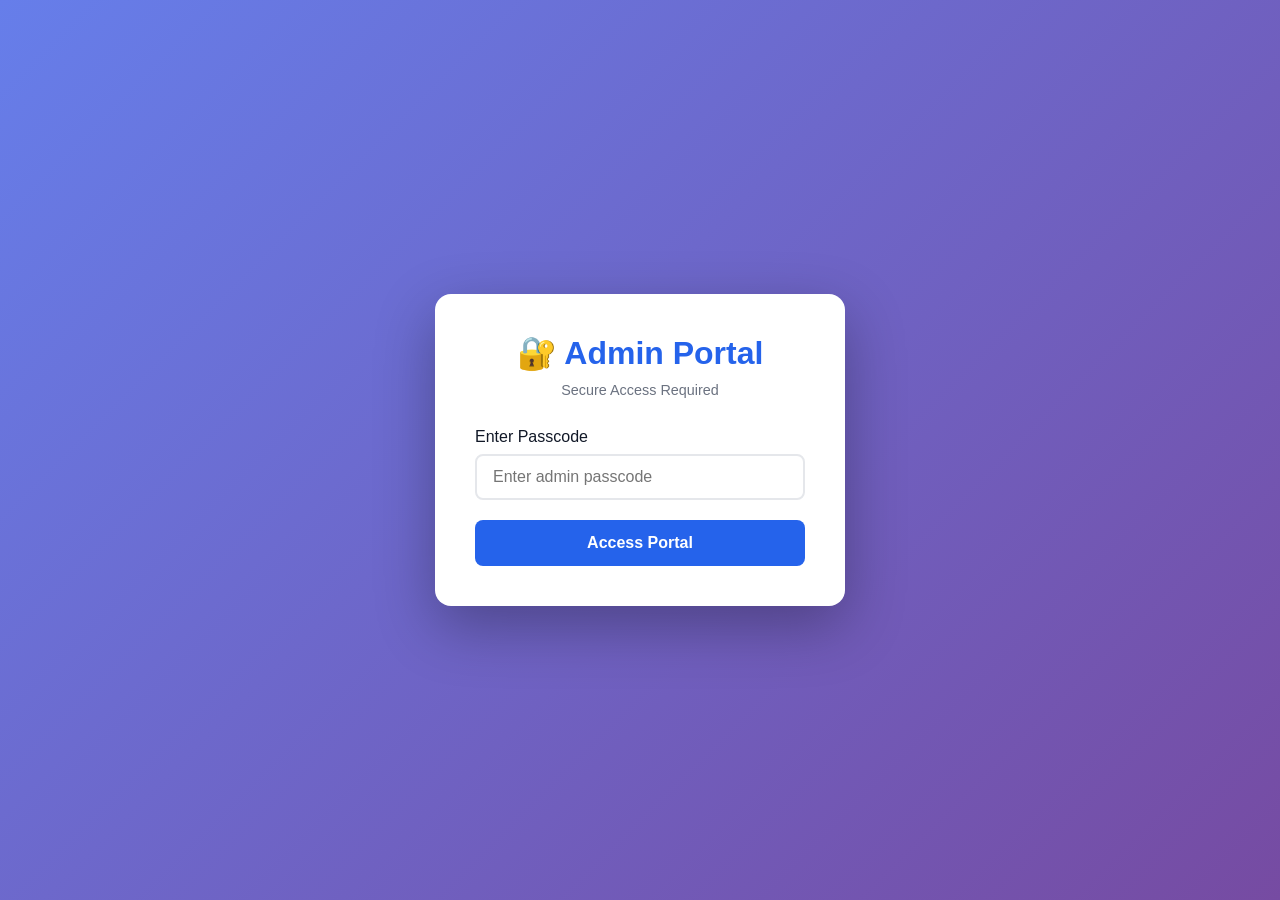
<file: admin/index.html>
<!DOCTYPE html>
<html lang="en">
<head>
    <meta charset="UTF-8">
    <meta name="viewport" content="width=device-width, initial-scale=1.0">
    <title>Admin Portal - Login</title>
    <link rel="stylesheet" href="css/admin-style.css">
</head>
<body>
    <div class="login-container">
        <div class="login-box">
            <div class="logo">
                <h1>🔐 Admin Portal</h1>
                <p>Secure Access Required</p>
            </div>
            <form id="adminLoginForm">
                <div class="form-group">
                    <label for="passcode">Enter Passcode</label>
                    <input type="password" id="passcode" name="passcode" required placeholder="Enter admin passcode" maxlength="6">
                </div>
                <button type="submit" class="btn-primary">Access Portal</button>
                <div id="error-message" class="error-message" style="display: none;"></div>
            </form>
        </div>
    </div>
    <script src="js/admin-login.js"></script>
</body>
</html>
</file>
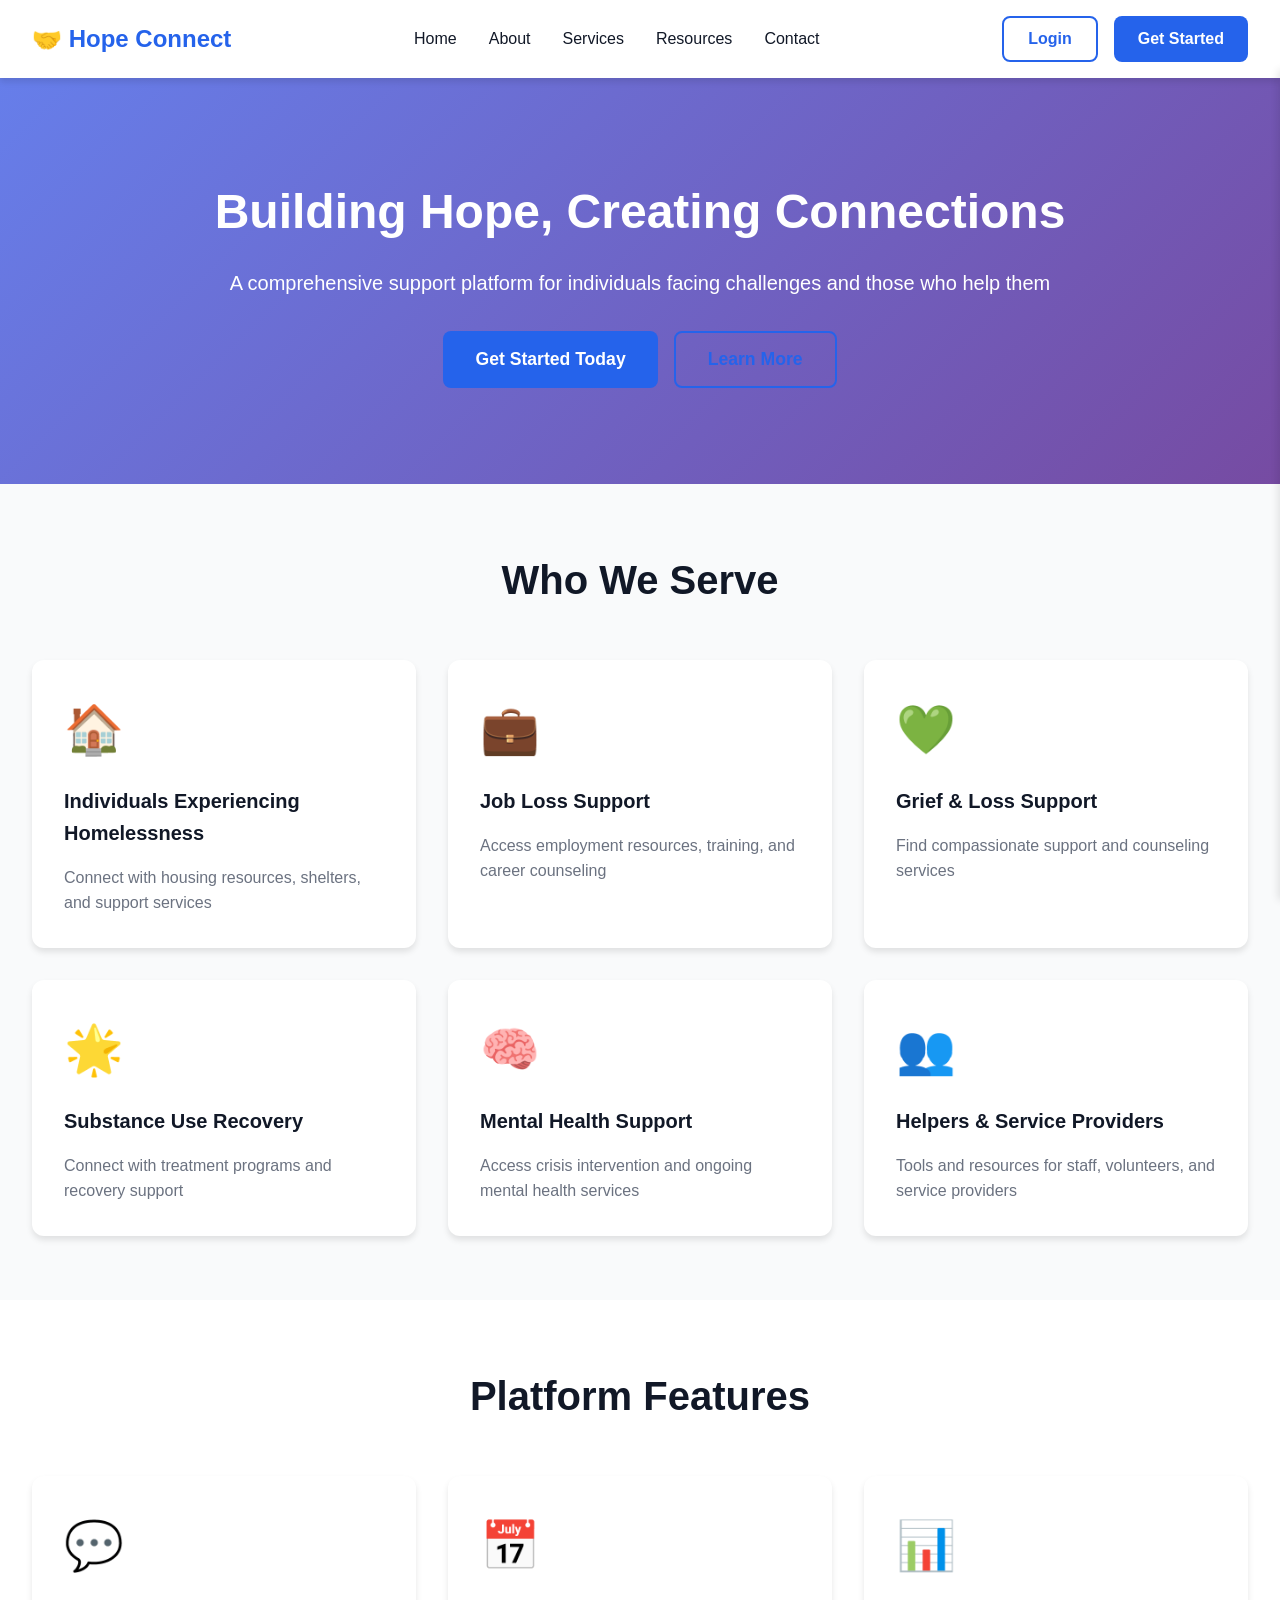
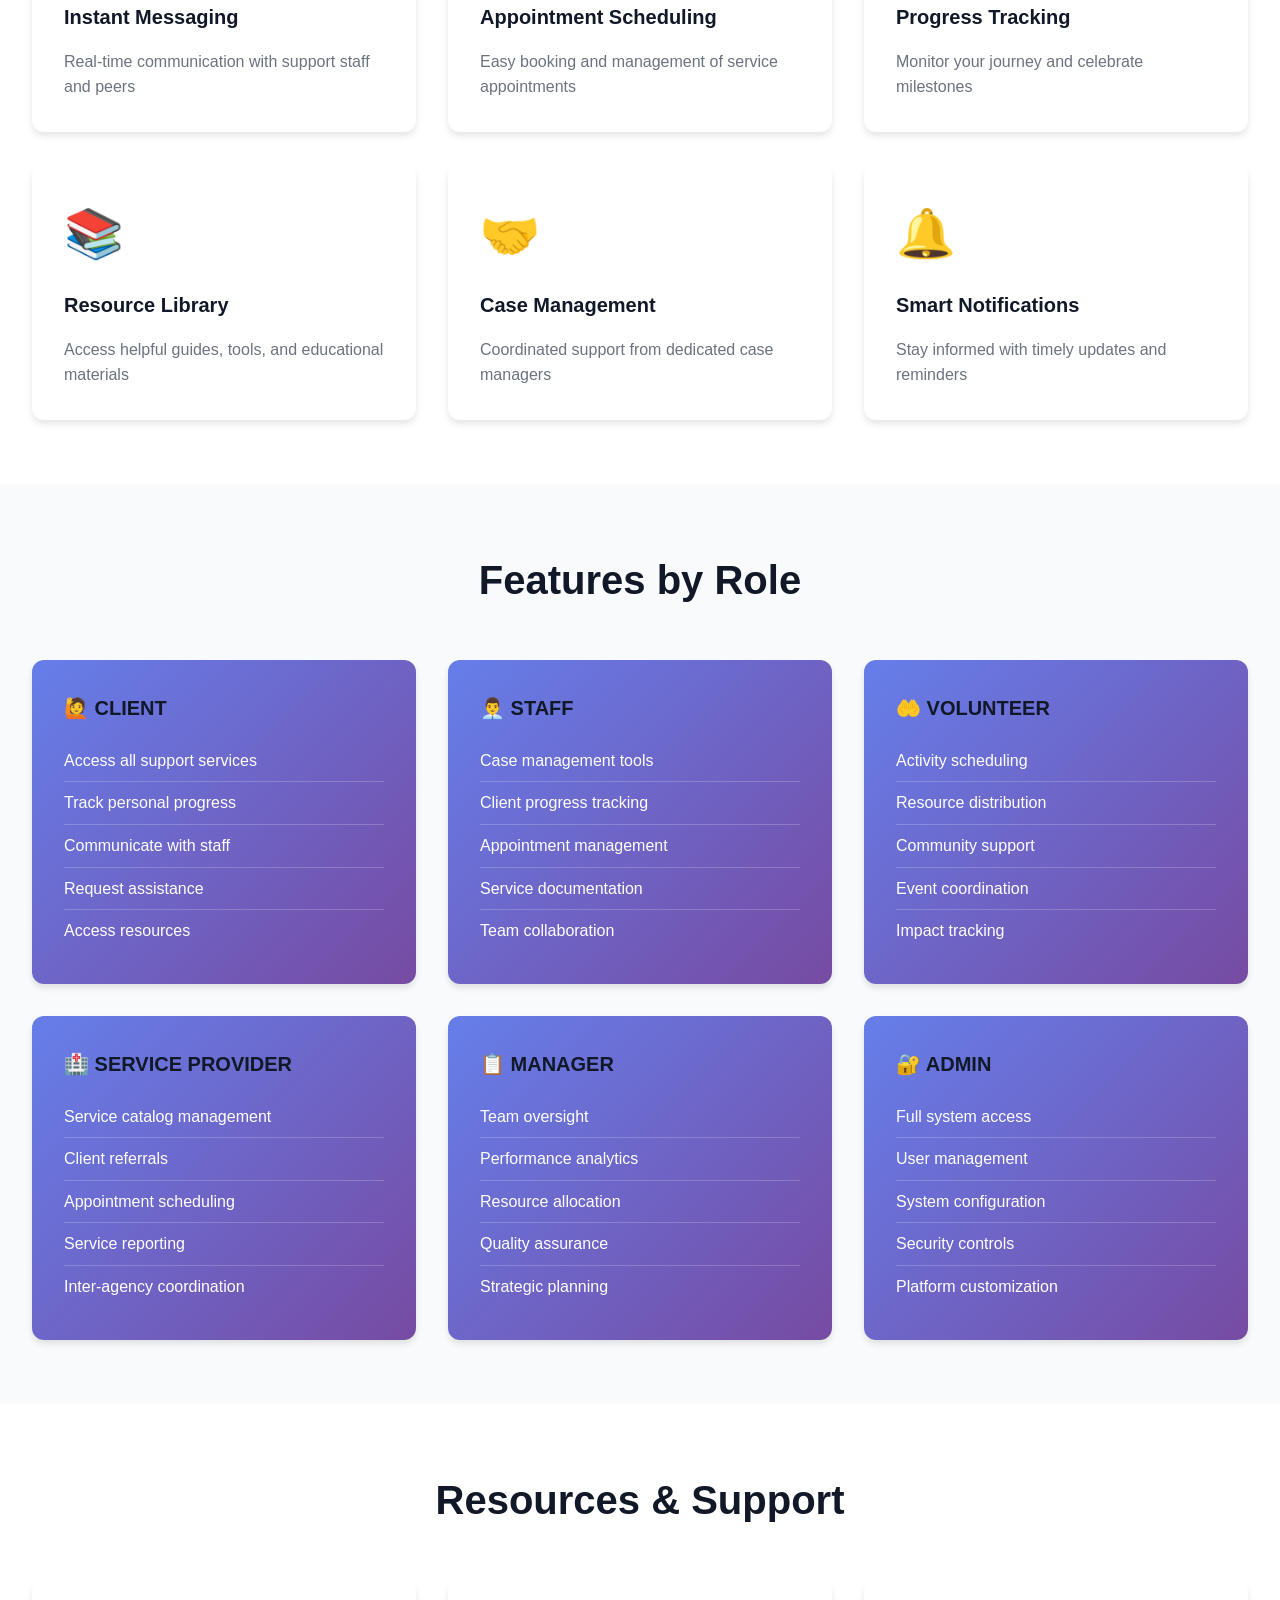
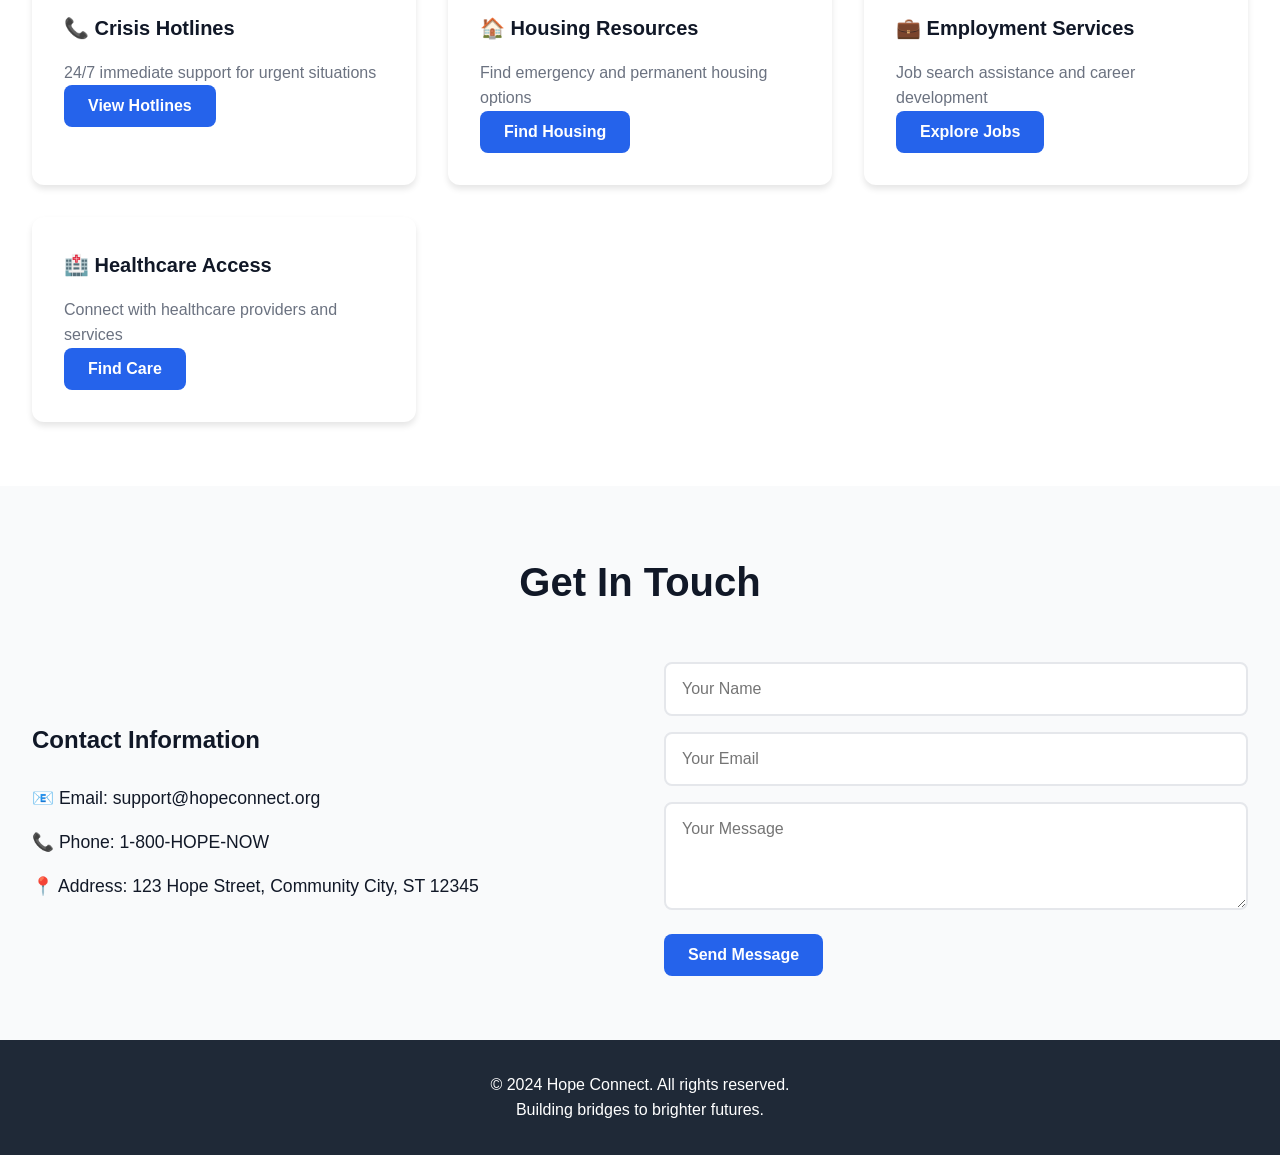
<file: public/index.html>
<!DOCTYPE html>
<html lang="en">
<head>
    <meta charset="UTF-8">
    <meta name="viewport" content="width=device-width, initial-scale=1.0">
    <title>Hope Connect - Support Platform</title>
    <link rel="stylesheet" href="css/main-style.css">
</head>
<body>
    <!-- Navigation -->
    <nav class="navbar" id="navbar">
        <div class="nav-container">
            <div class="nav-brand">
                <h1>🤝 Hope Connect</h1>
            </div>
            <div class="nav-links">
                <a href="#home">Home</a>
                <a href="#about">About</a>
                <a href="#services">Services</a>
                <a href="#resources">Resources</a>
                <a href="#contact">Contact</a>
            </div>
            <div class="nav-auth" id="navAuth">
                <button class="btn-outline" onclick="openAuthModal('login')">Login</button>
                <button class="btn-primary" onclick="openAuthModal('register')">Get Started</button>
            </div>
            <div class="nav-profile" id="navProfile" style="display: none;">
                <div class="notification-icon" onclick="toggleNotifications()">
                    🔔
                    <span class="notification-badge" id="notificationBadge">0</span>
                </div>
                <div class="profile-dropdown">
                    <button class="profile-btn" onclick="toggleProfileMenu()">
                        <span id="profileName">User</span>
                        <span>▼</span>
                    </button>
                    <div class="profile-menu" id="profileMenu">
                        <a href="#" onclick="viewProfile()">👤 View Profile</a>
                        <a href="#" onclick="editProfile()">✏️ Edit Profile</a>
                        <a href="#" onclick="viewNotifications()">🔔 Notifications</a>
                        <a href="#" onclick="openSettings()">⚙️ Settings</a>
                        <a href="#" onclick="changeTheme()">🎨 Change Theme</a>
                        <a href="#" onclick="logoutUser()">🚪 Logout</a>
                    </div>
                </div>
            </div>
        </div>
    </nav>

    <!-- Hero Section -->
    <section class="hero" id="home">
        <div class="hero-content">
            <h1 class="hero-title">Building Hope, Creating Connections</h1>
            <p class="hero-subtitle">A comprehensive support platform for individuals facing challenges and those who help them</p>
            <div class="hero-buttons">
                <button class="btn-large btn-primary" onclick="openAuthModal('register')">Get Started Today</button>
                <button class="btn-large btn-outline" onclick="scrollToSection('about')">Learn More</button>
            </div>
        </div>
    </section>

    <!-- About Section -->
    <section class="section" id="about">
        <div class="container">
            <h2 class="section-title">Who We Serve</h2>
            <div class="features-grid">
                <div class="feature-card">
                    <div class="feature-icon">🏠</div>
                    <h3>Individuals Experiencing Homelessness</h3>
                    <p>Connect with housing resources, shelters, and support services</p>
                </div>
                <div class="feature-card">
                    <div class="feature-icon">💼</div>
                    <h3>Job Loss Support</h3>
                    <p>Access employment resources, training, and career counseling</p>
                </div>
                <div class="feature-card">
                    <div class="feature-icon">💚</div>
                    <h3>Grief & Loss Support</h3>
                    <p>Find compassionate support and counseling services</p>
                </div>
                <div class="feature-card">
                    <div class="feature-icon">🌟</div>
                    <h3>Substance Use Recovery</h3>
                    <p>Connect with treatment programs and recovery support</p>
                </div>
                <div class="feature-card">
                    <div class="feature-icon">🧠</div>
                    <h3>Mental Health Support</h3>
                    <p>Access crisis intervention and ongoing mental health services</p>
                </div>
                <div class="feature-card">
                    <div class="feature-icon">👥</div>
                    <h3>Helpers & Service Providers</h3>
                    <p>Tools and resources for staff, volunteers, and service providers</p>
                </div>
            </div>
        </div>
    </section>

    <!-- Services Section -->
    <section class="section section-alt" id="services">
        <div class="container">
            <h2 class="section-title">Platform Features</h2>
            <div class="services-grid">
                <div class="service-card">
                    <div class="service-icon">💬</div>
                    <h3>Instant Messaging</h3>
                    <p>Real-time communication with support staff and peers</p>
                </div>
                <div class="service-card">
                    <div class="service-icon">📅</div>
                    <h3>Appointment Scheduling</h3>
                    <p>Easy booking and management of service appointments</p>
                </div>
                <div class="service-card">
                    <div class="service-icon">📊</div>
                    <h3>Progress Tracking</h3>
                    <p>Monitor your journey and celebrate milestones</p>
                </div>
                <div class="service-card">
                    <div class="service-icon">📚</div>
                    <h3>Resource Library</h3>
                    <p>Access helpful guides, tools, and educational materials</p>
                </div>
                <div class="service-card">
                    <div class="service-icon">🤝</div>
                    <h3>Case Management</h3>
                    <p>Coordinated support from dedicated case managers</p>
                </div>
                <div class="service-card">
                    <div class="service-icon">🔔</div>
                    <h3>Smart Notifications</h3>
                    <p>Stay informed with timely updates and reminders</p>
                </div>
            </div>
        </div>
    </section>

    <!-- Role-Based Features -->
    <section class="section" id="roles">
        <div class="container">
            <h2 class="section-title">Features by Role</h2>
            <div class="roles-grid">
                <div class="role-card">
                    <h3>🙋 CLIENT</h3>
                    <ul>
                        <li>Access all support services</li>
                        <li>Track personal progress</li>
                        <li>Communicate with staff</li>
                        <li>Request assistance</li>
                        <li>Access resources</li>
                    </ul>
                </div>
                <div class="role-card">
                    <h3>👨‍💼 STAFF</h3>
                    <ul>
                        <li>Case management tools</li>
                        <li>Client progress tracking</li>
                        <li>Appointment management</li>
                        <li>Service documentation</li>
                        <li>Team collaboration</li>
                    </ul>
                </div>
                <div class="role-card">
                    <h3>🤲 VOLUNTEER</h3>
                    <ul>
                        <li>Activity scheduling</li>
                        <li>Resource distribution</li>
                        <li>Community support</li>
                        <li>Event coordination</li>
                        <li>Impact tracking</li>
                    </ul>
                </div>
                <div class="role-card">
                    <h3>🏥 SERVICE PROVIDER</h3>
                    <ul>
                        <li>Service catalog management</li>
                        <li>Client referrals</li>
                        <li>Appointment scheduling</li>
                        <li>Service reporting</li>
                        <li>Inter-agency coordination</li>
                    </ul>
                </div>
                <div class="role-card">
                    <h3>📋 MANAGER</h3>
                    <ul>
                        <li>Team oversight</li>
                        <li>Performance analytics</li>
                        <li>Resource allocation</li>
                        <li>Quality assurance</li>
                        <li>Strategic planning</li>
                    </ul>
                </div>
                <div class="role-card">
                    <h3>🔐 ADMIN</h3>
                    <ul>
                        <li>Full system access</li>
                        <li>User management</li>
                        <li>System configuration</li>
                        <li>Security controls</li>
                        <li>Platform customization</li>
                    </ul>
                </div>
            </div>
        </div>
    </section>

    <!-- Resources Section -->
    <section class="section section-alt" id="resources">
        <div class="container">
            <h2 class="section-title">Resources & Support</h2>
            <div class="resources-grid">
                <div class="resource-card">
                    <h3>📞 Crisis Hotlines</h3>
                    <p>24/7 immediate support for urgent situations</p>
                    <button class="btn-primary">View Hotlines</button>
                </div>
                <div class="resource-card">
                    <h3>🏠 Housing Resources</h3>
                    <p>Find emergency and permanent housing options</p>
                    <button class="btn-primary">Find Housing</button>
                </div>
                <div class="resource-card">
                    <h3>💼 Employment Services</h3>
                    <p>Job search assistance and career development</p>
                    <button class="btn-primary">Explore Jobs</button>
                </div>
                <div class="resource-card">
                    <h3>🏥 Healthcare Access</h3>
                    <p>Connect with healthcare providers and services</p>
                    <button class="btn-primary">Find Care</button>
                </div>
            </div>
        </div>
    </section>

    <!-- Contact Section -->
    <section class="section" id="contact">
        <div class="container">
            <h2 class="section-title">Get In Touch</h2>
            <div class="contact-grid">
                <div class="contact-info">
                    <h3>Contact Information</h3>
                    <p>📧 Email: support@hopeconnect.org</p>
                    <p>📞 Phone: 1-800-HOPE-NOW</p>
                    <p>📍 Address: 123 Hope Street, Community City, ST 12345</p>
                </div>
                <div class="contact-form">
                    <form onsubmit="submitContact(event)">
                        <input type="text" placeholder="Your Name" required>
                        <input type="email" placeholder="Your Email" required>
                        <textarea placeholder="Your Message" rows="4" required></textarea>
                        <button type="submit" class="btn-primary">Send Message</button>
                    </form>
                </div>
            </div>
        </div>
    </section>

    <!-- Footer -->
    <footer class="footer">
        <div class="container">
            <p>&copy; 2024 Hope Connect. All rights reserved.</p>
            <p>Building bridges to brighter futures.</p>
        </div>
    </footer>

    <!-- Authentication Modal -->
    <div id="authModal" class="modal">
        <div class="modal-content auth-modal-content">
            <button class="close-modal" onclick="closeAuthModal()">×</button>
            <div id="authModalContent"></div>
        </div>
    </div>

    <!-- Notifications Panel -->
    <div id="notificationsPanel" class="notifications-panel">
        <div class="notifications-header">
            <h3>Notifications</h3>
            <button onclick="closeNotifications()">×</button>
        </div>
        <div id="notificationsList" class="notifications-list">
            <!-- Notifications will be dynamically added -->
        </div>
    </div>

    <!-- Instant Messaging Widget -->
    <div id="messagingWidget" class="messaging-widget" style="display: none;">
        <div class="messaging-header">
            <h4>Messages</h4>
            <button onclick="toggleMessaging()">_</button>
        </div>
        <div class="messaging-content" id="messagingContent">
            <!-- Messages will be dynamically added -->
        </div>
        <div class="messaging-input">
            <input type="text" id="messageInput" placeholder="Type a message...">
            <button onclick="sendMessage()">Send</button>
        </div>
    </div>

    <script src="js/main-app.js"></script>
</body>
</html>
</file>
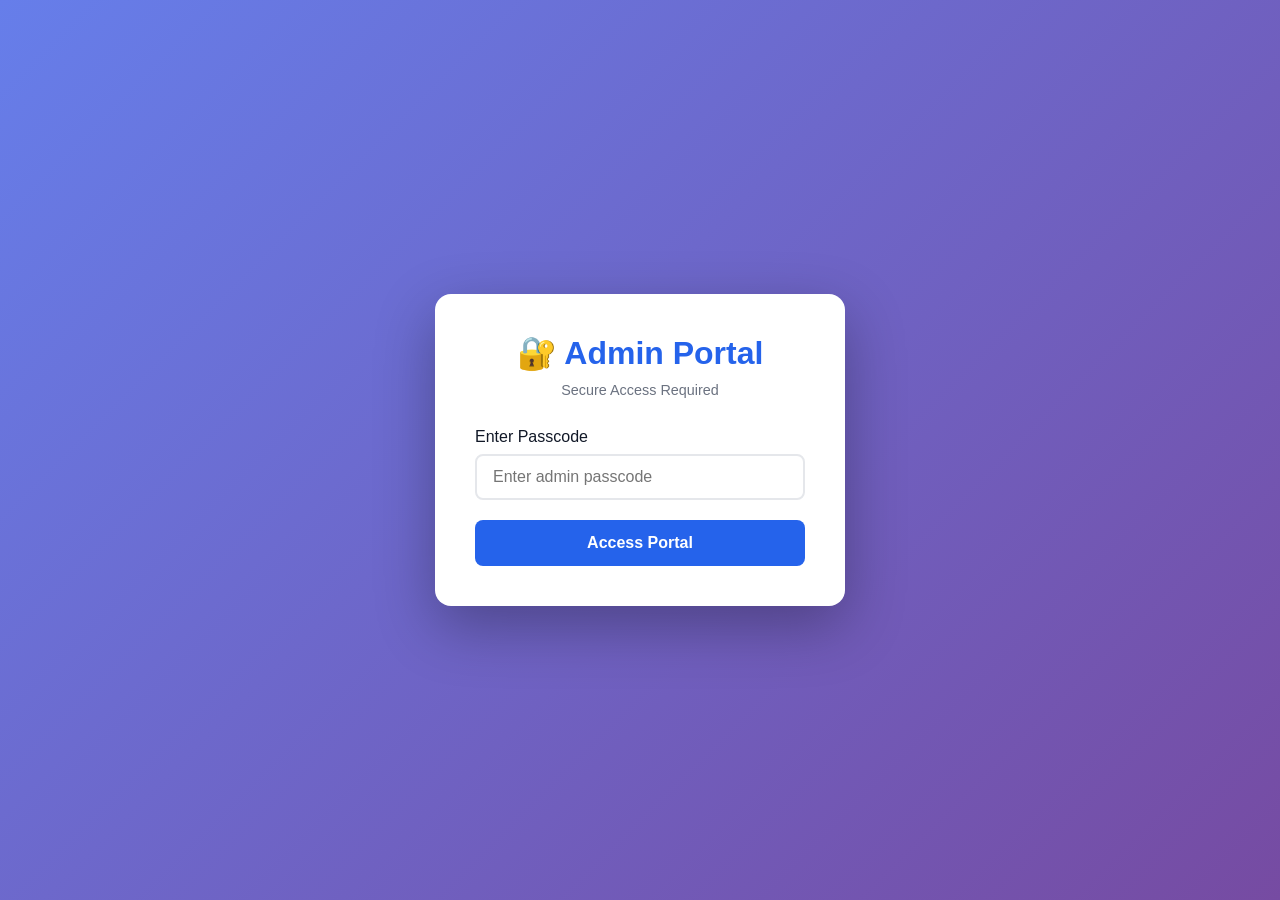
<file: admin/dashboard.html>
<!DOCTYPE html>
<html lang="en">
<head>
    <meta charset="UTF-8">
    <meta name="viewport" content="width=device-width, initial-scale=1.0">
    <title>Admin Portal - Dashboard</title>
    <link rel="stylesheet" href="css/admin-style.css">
</head>
<body>
    <div class="dashboard-container">
        <header class="dashboard-header">
            <h1>🔐 Admin Portal Dashboard</h1>
            <button class="logout-btn" onclick="logout()">Logout</button>
        </header>

        <div class="dashboard-content">
            <h2 class="section-title">🛠️ Setup & Configuration Tools</h2>
            <div class="tools-grid">
                <div class="tool-card" onclick="openTool('new-setup')">
                    <div class="icon">🆕</div>
                    <h3>New Setup</h3>
                    <p>Configure database credentials and initialize new project setup</p>
                </div>

                <div class="tool-card" onclick="openTool('edit-setup')">
                    <div class="icon">✏️</div>
                    <h3>Edit Setup</h3>
                    <p>Modify existing configuration settings and database parameters</p>
                </div>

                <div class="tool-card" onclick="openTool('diagnose-setup')">
                    <div class="icon">🔍</div>
                    <h3>Diagnose Setup</h3>
                    <p>Test connections, verify database, and troubleshoot issues</p>
                </div>

                <div class="tool-card" onclick="openTool('verify-setup')">
                    <div class="icon">✅</div>
                    <h3>Verify Setup</h3>
                    <p>Validate configuration and ensure all components are working</p>
                </div>
            </div>

            <h2 class="section-title">💾 Database Management</h2>
            <div class="tools-grid">
                <div class="tool-card" onclick="openTool('db-test')">
                    <div class="icon">🔌</div>
                    <h3>Test Connection</h3>
                    <p>Test database connectivity and verify credentials</p>
                </div>

                <div class="tool-card" onclick="openTool('db-verify')">
                    <div class="icon">🔎</div>
                    <h3>Verify Database</h3>
                    <p>Check database integrity and structure</p>
                </div>

                <div class="tool-card" onclick="openTool('db-import')">
                    <div class="icon">📥</div>
                    <h3>Import Database</h3>
                    <p>Import tables, data, or SQL files into database</p>
                </div>

                <div class="tool-card" onclick="openTool('db-export')">
                    <div class="icon">📤</div>
                    <h3>Export Database</h3>
                    <p>Export database structure and data to SQL file</p>
                </div>
            </div>

            <h2 class="section-title">👥 Account Management</h2>
            <div class="tools-grid">
                <div class="tool-card" onclick="openTool('account-create')">
                    <div class="icon">➕</div>
                    <h3>Create Account</h3>
                    <p>Create new user accounts for all role types</p>
                </div>

                <div class="tool-card" onclick="openTool('account-manage')">
                    <div class="icon">👤</div>
                    <h3>Manage Accounts</h3>
                    <p>View, edit, lock, unlock, or delete user accounts</p>
                </div>

                <div class="tool-card" onclick="openTool('account-test')">
                    <div class="icon">🧪</div>
                    <h3>Test Account</h3>
                    <p>Login as any user for testing purposes</p>
                </div>

                <div class="tool-card" onclick="openTool('role-management')">
                    <div class="icon">🎭</div>
                    <h3>Role Management</h3>
                    <p>Manage user roles: CLIENT, STAFF, VOLUNTEER, SERVICE PROVIDER, ADMIN, MANAGER</p>
                </div>
            </div>

            <h2 class="section-title">🔧 System Tools</h2>
            <div class="tools-grid">
                <div class="tool-card" onclick="openTool('component-manager')">
                    <div class="icon">📦</div>
                    <h3>Component Manager</h3>
                    <p>Install, configure, verify, or remove system components</p>
                </div>

                <div class="tool-card" onclick="openTool('module-config')">
                    <div class="icon">⚙️</div>
                    <h3>Module Configuration</h3>
                    <p>Configure and manage site modules</p>
                </div>

                <div class="tool-card" onclick="openTool('repair-scripts')">
                    <div class="icon">🔨</div>
                    <h3>Repair & Reset Scripts</h3>
                    <p>Run verification, repair, and reset scripts for modules</p>
                </div>

                <div class="tool-card" onclick="openTool('logs-viewer')">
                    <div class="icon">📋</div>
                    <h3>Activity Logs</h3>
                    <p>View comprehensive activity logs for all tools</p>
                </div>
            </div>

            <h2 class="section-title">🚀 Future Features</h2>
            <div class="tools-grid">
                <div class="tool-card" onclick="openTool('future-admin')">
                    <div class="icon">🔮</div>
                    <h3>Future Admin Features</h3>
                    <p>View extensive list of planned admin portal features</p>
                </div>

                <div class="tool-card" onclick="openTool('future-site')">
                    <div class="icon">✨</div>
                    <h3>Future Site Features</h3>
                    <p>View planned features for the main application</p>
                </div>
            </div>
        </div>
    </div>

    <!-- Modals will be dynamically inserted here -->
    <div id="modal-container"></div>

    <script src="js/admin-dashboard.js"></script>
</body>
</html>
</file>
<file: admin/css/admin-style.css>
* {
    margin: 0;
    padding: 0;
    box-sizing: border-box;
}

:root {
    --primary-color: #2563eb;
    --secondary-color: #1e40af;
    --success-color: #10b981;
    --warning-color: #f59e0b;
    --danger-color: #ef4444;
    --dark-bg: #1f2937;
    --light-bg: #f9fafb;
    --text-primary: #111827;
    --text-secondary: #6b7280;
    --border-color: #e5e7eb;
}

body {
    font-family: 'Segoe UI', Tahoma, Geneva, Verdana, sans-serif;
    background: linear-gradient(135deg, #667eea 0%, #764ba2 100%);
    min-height: 100vh;
    display: flex;
    align-items: center;
    justify-content: center;
}

.login-container {
    width: 100%;
    max-width: 450px;
    padding: 20px;
}

.login-box {
    background: white;
    border-radius: 16px;
    padding: 40px;
    box-shadow: 0 20px 60px rgba(0, 0, 0, 0.3);
}

.logo {
    text-align: center;
    margin-bottom: 30px;
}

.logo h1 {
    color: var(--primary-color);
    font-size: 2rem;
    margin-bottom: 10px;
}

.logo p {
    color: var(--text-secondary);
    font-size: 0.9rem;
}

.form-group {
    margin-bottom: 20px;
}

.form-group label {
    display: block;
    margin-bottom: 8px;
    color: var(--text-primary);
    font-weight: 500;
}

.form-group input {
    width: 100%;
    padding: 12px 16px;
    border: 2px solid var(--border-color);
    border-radius: 8px;
    font-size: 1rem;
    transition: border-color 0.3s;
}

.form-group input:focus {
    outline: none;
    border-color: var(--primary-color);
}

.btn-primary {
    width: 100%;
    padding: 14px;
    background: var(--primary-color);
    color: white;
    border: none;
    border-radius: 8px;
    font-size: 1rem;
    font-weight: 600;
    cursor: pointer;
    transition: background 0.3s;
}

.btn-primary:hover {
    background: var(--secondary-color);
}

.error-message {
    margin-top: 15px;
    padding: 12px;
    background: #fee;
    color: var(--danger-color);
    border-radius: 8px;
    font-size: 0.9rem;
    text-align: center;
}

/* Dashboard Styles */
.dashboard-container {
    min-height: 100vh;
    background: var(--light-bg);
}

.dashboard-header {
    background: white;
    padding: 20px 40px;
    box-shadow: 0 2px 4px rgba(0, 0, 0, 0.1);
    display: flex;
    justify-content: space-between;
    align-items: center;
}

.dashboard-header h1 {
    color: var(--primary-color);
    font-size: 1.5rem;
}

.logout-btn {
    padding: 10px 20px;
    background: var(--danger-color);
    color: white;
    border: none;
    border-radius: 6px;
    cursor: pointer;
    font-weight: 500;
}

.dashboard-content {
    padding: 40px;
    max-width: 1400px;
    margin: 0 auto;
}

.tools-grid {
    display: grid;
    grid-template-columns: repeat(auto-fit, minmax(300px, 1fr));
    gap: 24px;
    margin-bottom: 40px;
}

.tool-card {
    background: white;
    border-radius: 12px;
    padding: 24px;
    box-shadow: 0 2px 8px rgba(0, 0, 0, 0.1);
    cursor: pointer;
    transition: transform 0.3s, box-shadow 0.3s;
}

.tool-card:hover {
    transform: translateY(-4px);
    box-shadow: 0 4px 16px rgba(0, 0, 0, 0.15);
}

.tool-card .icon {
    font-size: 2.5rem;
    margin-bottom: 15px;
}

.tool-card h3 {
    color: var(--text-primary);
    margin-bottom: 10px;
    font-size: 1.25rem;
}

.tool-card p {
    color: var(--text-secondary);
    font-size: 0.9rem;
    line-height: 1.5;
}

.section-title {
    color: var(--text-primary);
    font-size: 1.75rem;
    margin-bottom: 24px;
    border-bottom: 3px solid var(--primary-color);
    padding-bottom: 12px;
}

.modal {
    display: none;
    position: fixed;
    top: 0;
    left: 0;
    width: 100%;
    height: 100%;
    background: rgba(0, 0, 0, 0.5);
    z-index: 1000;
    overflow-y: auto;
}

.modal.active {
    display: flex;
    align-items: center;
    justify-content: center;
}

.modal-content {
    background: white;
    border-radius: 16px;
    padding: 32px;
    max-width: 900px;
    width: 90%;
    max-height: 90vh;
    overflow-y: auto;
    position: relative;
}

.modal-header {
    display: flex;
    justify-content: space-between;
    align-items: center;
    margin-bottom: 24px;
}

.modal-header h2 {
    color: var(--text-primary);
}

.close-modal {
    background: none;
    border: none;
    font-size: 2rem;
    color: var(--text-secondary);
    cursor: pointer;
    padding: 0;
    width: 32px;
    height: 32px;
    display: flex;
    align-items: center;
    justify-content: center;
}

.form-grid {
    display: grid;
    grid-template-columns: repeat(auto-fit, minmax(250px, 1fr));
    gap: 16px;
    margin-bottom: 20px;
}

.btn-success {
    padding: 12px 24px;
    background: var(--success-color);
    color: white;
    border: none;
    border-radius: 8px;
    cursor: pointer;
    font-weight: 600;
    margin-right: 10px;
}

.btn-danger {
    padding: 12px 24px;
    background: var(--danger-color);
    color: white;
    border: none;
    border-radius: 8px;
    cursor: pointer;
    font-weight: 600;
}

.btn-secondary {
    padding: 12px 24px;
    background: var(--text-secondary);
    color: white;
    border: none;
    border-radius: 8px;
    cursor: pointer;
    font-weight: 600;
    margin-right: 10px;
}

.log-viewer {
    background: var(--dark-bg);
    color: #fff;
    padding: 20px;
    border-radius: 8px;
    font-family: 'Courier New', monospace;
    font-size: 0.85rem;
    max-height: 400px;
    overflow-y: auto;
    margin-top: 20px;
}

.log-entry {
    margin-bottom: 8px;
    padding: 8px;
    border-left: 3px solid var(--primary-color);
    background: rgba(255, 255, 255, 0.05);
}

.log-entry.success {
    border-left-color: var(--success-color);
}

.log-entry.error {
    border-left-color: var(--danger-color);
}

.log-entry.warning {
    border-left-color: var(--warning-color);
}

.alert {
    padding: 16px;
    border-radius: 8px;
    margin-bottom: 16px;
}

.alert-success {
    background: #d1fae5;
    color: #065f46;
    border: 1px solid #10b981;
}

.alert-error {
    background: #fee2e2;
    color: #991b1b;
    border: 1px solid #ef4444;
}

.alert-warning {
    background: #fef3c7;
    color: #92400e;
    border: 1px solid #f59e0b;
}

.table {
    width: 100%;
    border-collapse: collapse;
    margin-top: 20px;
}

.table th,
.table td {
    padding: 12px;
    text-align: left;
    border-bottom: 1px solid var(--border-color);
}

.table th {
    background: var(--light-bg);
    color: var(--text-primary);
    font-weight: 600;
}

.table tr:hover {
    background: var(--light-bg);
}

.badge {
    display: inline-block;
    padding: 4px 12px;
    border-radius: 12px;
    font-size: 0.75rem;
    font-weight: 600;
}

.badge-success {
    background: #d1fae5;
    color: #065f46;
}

.badge-warning {
    background: #fef3c7;
    color: #92400e;
}

.badge-danger {
    background: #fee2e2;
    color: #991b1b;
}

.badge-info {
    background: #dbeafe;
    color: #1e40af;
}
</file>
<file: public/css/main-style.css>
* {
    margin: 0;
    padding: 0;
    box-sizing: border-box;
}

:root {
    --primary-color: #2563eb;
    --secondary-color: #1e40af;
    --success-color: #10b981;
    --warning-color: #f59e0b;
    --danger-color: #ef4444;
    --dark-bg: #1f2937;
    --light-bg: #f9fafb;
    --text-primary: #111827;
    --text-secondary: #6b7280;
    --border-color: #e5e7eb;
    --shadow: 0 4px 6px rgba(0, 0, 0, 0.1);
}

/* Theme variations */
body.theme-dark {
    --primary-color: #3b82f6;
    --light-bg: #111827;
    --text-primary: #f9fafb;
    --text-secondary: #d1d5db;
    --border-color: #374151;
}

body.theme-high-contrast {
    --primary-color: #000000;
    --text-primary: #000000;
    --light-bg: #ffffff;
}

body {
    font-family: 'Segoe UI', Tahoma, Geneva, Verdana, sans-serif;
    line-height: 1.6;
    color: var(--text-primary);
    background: var(--light-bg);
}

/* Navigation */
.navbar {
    background: white;
    box-shadow: var(--shadow);
    position: sticky;
    top: 0;
    z-index: 1000;
    transition: background 0.3s;
}

.nav-container {
    max-width: 1400px;
    margin: 0 auto;
    padding: 1rem 2rem;
    display: flex;
    justify-content: space-between;
    align-items: center;
}

.nav-brand h1 {
    color: var(--primary-color);
    font-size: 1.5rem;
}

.nav-links {
    display: flex;
    gap: 2rem;
}

.nav-links a {
    color: var(--text-primary);
    text-decoration: none;
    font-weight: 500;
    transition: color 0.3s;
}

.nav-links a:hover {
    color: var(--primary-color);
}

.nav-auth {
    display: flex;
    gap: 1rem;
}

.nav-profile {
    display: flex;
    align-items: center;
    gap: 1rem;
}

.notification-icon {
    position: relative;
    font-size: 1.5rem;
    cursor: pointer;
}

.notification-badge {
    position: absolute;
    top: -5px;
    right: -5px;
    background: var(--danger-color);
    color: white;
    border-radius: 50%;
    width: 18px;
    height: 18px;
    display: flex;
    align-items: center;
    justify-content: center;
    font-size: 0.7rem;
    font-weight: bold;
}

.profile-dropdown {
    position: relative;
}

.profile-btn {
    display: flex;
    align-items: center;
    gap: 0.5rem;
    padding: 0.5rem 1rem;
    background: var(--light-bg);
    border: 2px solid var(--border-color);
    border-radius: 8px;
    cursor: pointer;
    font-weight: 500;
}

.profile-menu {
    display: none;
    position: absolute;
    top: 100%;
    right: 0;
    margin-top: 0.5rem;
    background: white;
    border-radius: 8px;
    box-shadow: 0 4px 12px rgba(0, 0, 0, 0.15);
    min-width: 200px;
}

.profile-menu.active {
    display: block;
}

.profile-menu a {
    display: block;
    padding: 0.75rem 1rem;
    color: var(--text-primary);
    text-decoration: none;
    transition: background 0.3s;
}

.profile-menu a:hover {
    background: var(--light-bg);
}

/* Buttons */
.btn-primary,
.btn-outline,
.btn-large {
    padding: 0.75rem 1.5rem;
    border: none;
    border-radius: 8px;
    font-size: 1rem;
    font-weight: 600;
    cursor: pointer;
    transition: all 0.3s;
}

.btn-primary {
    background: var(--primary-color);
    color: white;
}

.btn-primary:hover {
    background: var(--secondary-color);
    transform: translateY(-2px);
}

.btn-outline {
    background: transparent;
    color: var(--primary-color);
    border: 2px solid var(--primary-color);
}

.btn-outline:hover {
    background: var(--primary-color);
    color: white;
}

.btn-large {
    padding: 1rem 2rem;
    font-size: 1.1rem;
}

/* Hero Section */
.hero {
    background: linear-gradient(135deg, #667eea 0%, #764ba2 100%);
    color: white;
    padding: 6rem 2rem;
    text-align: center;
}

.hero-content {
    max-width: 900px;
    margin: 0 auto;
}

.hero-title {
    font-size: 3rem;
    margin-bottom: 1rem;
    animation: fadeInUp 1s;
}

.hero-subtitle {
    font-size: 1.25rem;
    margin-bottom: 2rem;
    opacity: 0.95;
    animation: fadeInUp 1s 0.2s both;
}

.hero-buttons {
    display: flex;
    gap: 1rem;
    justify-content: center;
    animation: fadeInUp 1s 0.4s both;
}

@keyframes fadeInUp {
    from {
        opacity: 0;
        transform: translateY(30px);
    }
    to {
        opacity: 1;
        transform: translateY(0);
    }
}

/* Sections */
.section {
    padding: 4rem 2rem;
}

.section-alt {
    background: white;
}

.container {
    max-width: 1400px;
    margin: 0 auto;
}

.section-title {
    font-size: 2.5rem;
    text-align: center;
    margin-bottom: 3rem;
    color: var(--text-primary);
}

/* Feature Cards */
.features-grid,
.services-grid,
.roles-grid,
.resources-grid {
    display: grid;
    grid-template-columns: repeat(auto-fit, minmax(300px, 1fr));
    gap: 2rem;
}

.feature-card,
.service-card,
.role-card,
.resource-card {
    background: white;
    padding: 2rem;
    border-radius: 12px;
    box-shadow: var(--shadow);
    transition: transform 0.3s, box-shadow 0.3s;
}

.feature-card:hover,
.service-card:hover,
.resource-card:hover {
    transform: translateY(-8px);
    box-shadow: 0 8px 16px rgba(0, 0, 0, 0.15);
}

.feature-icon,
.service-icon {
    font-size: 3rem;
    margin-bottom: 1rem;
}

.feature-card h3,
.service-card h3,
.role-card h3,
.resource-card h3 {
    color: var(--text-primary);
    margin-bottom: 1rem;
    font-size: 1.25rem;
}

.feature-card p,
.service-card p,
.resource-card p {
    color: var(--text-secondary);
}

.role-card {
    background: linear-gradient(135deg, #667eea 0%, #764ba2 100%);
    color: white;
}

.role-card ul {
    list-style: none;
    padding-left: 0;
}

.role-card ul li {
    padding: 0.5rem 0;
    border-bottom: 1px solid rgba(255, 255, 255, 0.2);
}

.role-card ul li:last-child {
    border-bottom: none;
}

/* Contact Section */
.contact-grid {
    display: grid;
    grid-template-columns: 1fr 1fr;
    gap: 3rem;
}

.contact-info {
    display: flex;
    flex-direction: column;
    justify-content: center;
}

.contact-info h3 {
    margin-bottom: 1.5rem;
    font-size: 1.5rem;
}

.contact-info p {
    margin-bottom: 1rem;
    font-size: 1.1rem;
}

.contact-form input,
.contact-form textarea {
    width: 100%;
    padding: 1rem;
    margin-bottom: 1rem;
    border: 2px solid var(--border-color);
    border-radius: 8px;
    font-size: 1rem;
    font-family: inherit;
}

.contact-form input:focus,
.contact-form textarea:focus {
    outline: none;
    border-color: var(--primary-color);
}

/* Footer */
.footer {
    background: var(--dark-bg);
    color: white;
    text-align: center;
    padding: 2rem;
}

/* Modal */
.modal {
    display: none;
    position: fixed;
    top: 0;
    left: 0;
    width: 100%;
    height: 100%;
    background: rgba(0, 0, 0, 0.5);
    z-index: 2000;
    overflow-y: auto;
}

.modal.active {
    display: flex;
    align-items: center;
    justify-content: center;
}

.modal-content {
    background: white;
    border-radius: 16px;
    padding: 2rem;
    max-width: 500px;
    width: 90%;
    position: relative;
    animation: slideIn 0.3s;
}

.auth-modal-content {
    max-width: 600px;
}

@keyframes slideIn {
    from {
        opacity: 0;
        transform: translateY(-50px);
    }
    to {
        opacity: 1;
        transform: translateY(0);
    }
}

.close-modal {
    position: absolute;
    top: 1rem;
    right: 1rem;
    background: none;
    border: none;
    font-size: 2rem;
    color: var(--text-secondary);
    cursor: pointer;
    width: 32px;
    height: 32px;
    display: flex;
    align-items: center;
    justify-content: center;
}

.auth-tabs {
    display: flex;
    gap: 1rem;
    margin-bottom: 2rem;
    border-bottom: 2px solid var(--border-color);
}

.auth-tab {
    padding: 1rem 2rem;
    background: none;
    border: none;
    color: var(--text-secondary);
    font-size: 1rem;
    font-weight: 600;
    cursor: pointer;
    position: relative;
}

.auth-tab.active {
    color: var(--primary-color);
}

.auth-tab.active::after {
    content: '';
    position: absolute;
    bottom: -2px;
    left: 0;
    width: 100%;
    height: 2px;
    background: var(--primary-color);
}

.auth-form .form-group {
    margin-bottom: 1rem;
}

.auth-form label {
    display: block;
    margin-bottom: 0.5rem;
    color: var(--text-primary);
    font-weight: 500;
}

.auth-form input,
.auth-form select {
    width: 100%;
    padding: 0.75rem;
    border: 2px solid var(--border-color);
    border-radius: 8px;
    font-size: 1rem;
}

.auth-form input:focus,
.auth-form select:focus {
    outline: none;
    border-color: var(--primary-color);
}

.form-grid {
    display: grid;
    grid-template-columns: 1fr 1fr;
    gap: 1rem;
}

.form-grid-full {
    grid-column: 1 / -1;
}

.auth-form button[type="submit"] {
    width: 100%;
    margin-top: 1rem;
}

.forgot-password {
    text-align: center;
    margin-top: 1rem;
}

.forgot-password a {
    color: var(--primary-color);
    text-decoration: none;
}

/* Notifications Panel */
.notifications-panel {
    position: fixed;
    top: 70px;
    right: -400px;
    width: 400px;
    height: calc(100vh - 70px);
    background: white;
    box-shadow: -2px 0 8px rgba(0, 0, 0, 0.1);
    transition: right 0.3s;
    z-index: 1500;
}

.notifications-panel.active {
    right: 0;
}

.notifications-header {
    display: flex;
    justify-content: space-between;
    align-items: center;
    padding: 1rem;
    border-bottom: 2px solid var(--border-color);
}

.notifications-header button {
    background: none;
    border: none;
    font-size: 1.5rem;
    cursor: pointer;
}

.notifications-list {
    padding: 1rem;
    overflow-y: auto;
    height: calc(100% - 60px);
}

.notification-item {
    padding: 1rem;
    border-radius: 8px;
    background: var(--light-bg);
    margin-bottom: 1rem;
    cursor: pointer;
    transition: background 0.3s;
}

.notification-item:hover {
    background: #e5e7eb;
}

.notification-item.unread {
    border-left: 4px solid var(--primary-color);
}

/* Messaging Widget */
.messaging-widget {
    position: fixed;
    bottom: 20px;
    right: 20px;
    width: 350px;
    height: 500px;
    background: white;
    border-radius: 12px;
    box-shadow: 0 4px 16px rgba(0, 0, 0, 0.2);
    display: flex;
    flex-direction: column;
    z-index: 1500;
}

.messaging-header {
    display: flex;
    justify-content: space-between;
    align-items: center;
    padding: 1rem;
    background: var(--primary-color);
    color: white;
    border-radius: 12px 12px 0 0;
}

.messaging-header button {
    background: none;
    border: none;
    color: white;
    font-size: 1.5rem;
    cursor: pointer;
}

.messaging-content {
    flex: 1;
    padding: 1rem;
    overflow-y: auto;
}

.message-item {
    margin-bottom: 1rem;
    padding: 0.75rem;
    border-radius: 8px;
}

.message-item.sent {
    background: var(--primary-color);
    color: white;
    margin-left: 2rem;
}

.message-item.received {
    background: var(--light-bg);
    margin-right: 2rem;
}

.messaging-input {
    display: flex;
    padding: 1rem;
    border-top: 2px solid var(--border-color);
}

.messaging-input input {
    flex: 1;
    padding: 0.75rem;
    border: 2px solid var(--border-color);
    border-radius: 8px;
    margin-right: 0.5rem;
}

.messaging-input button {
    padding: 0.75rem 1.5rem;
    background: var(--primary-color);
    color: white;
    border: none;
    border-radius: 8px;
    cursor: pointer;
}

/* Responsive Design */
@media (max-width: 768px) {
    .nav-links {
        display: none;
    }

    .hero-title {
        font-size: 2rem;
    }

    .hero-buttons {
        flex-direction: column;
    }

    .contact-grid {
        grid-template-columns: 1fr;
    }

    .form-grid {
        grid-template-columns: 1fr;
    }

    .notifications-panel {
        width: 100%;
        right: -100%;
    }

    .messaging-widget {
        width: calc(100% - 40px);
        right: 20px;
    }
}

/* Accessibility */
.sr-only {
    position: absolute;
    width: 1px;
    height: 1px;
    padding: 0;
    margin: -1px;
    overflow: hidden;
    clip: rect(0, 0, 0, 0);
    white-space: nowrap;
    border-width: 0;
}

/* Loading States */
.loading {
    display: inline-block;
    width: 20px;
    height: 20px;
    border: 3px solid rgba(255, 255, 255, 0.3);
    border-radius: 50%;
    border-top-color: white;
    animation: spin 0.8s linear infinite;
}

@keyframes spin {
    to {
        transform: rotate(360deg);
    }
}

/* Alert Messages */
.alert {
    padding: 1rem;
    border-radius: 8px;
    margin-bottom: 1rem;
}

.alert-success {
    background: #d1fae5;
    color: #065f46;
    border: 1px solid #10b981;
}

.alert-error {
    background: #fee2e2;
    color: #991b1b;
    border: 1px solid #ef4444;
}

.alert-warning {
    background: #fef3c7;
    color: #92400e;
    border: 1px solid #f59e0b;
}

.alert-info {
    background: #dbeafe;
    color: #1e40af;
    border: 1px solid #3b82f6;
}
</file>
